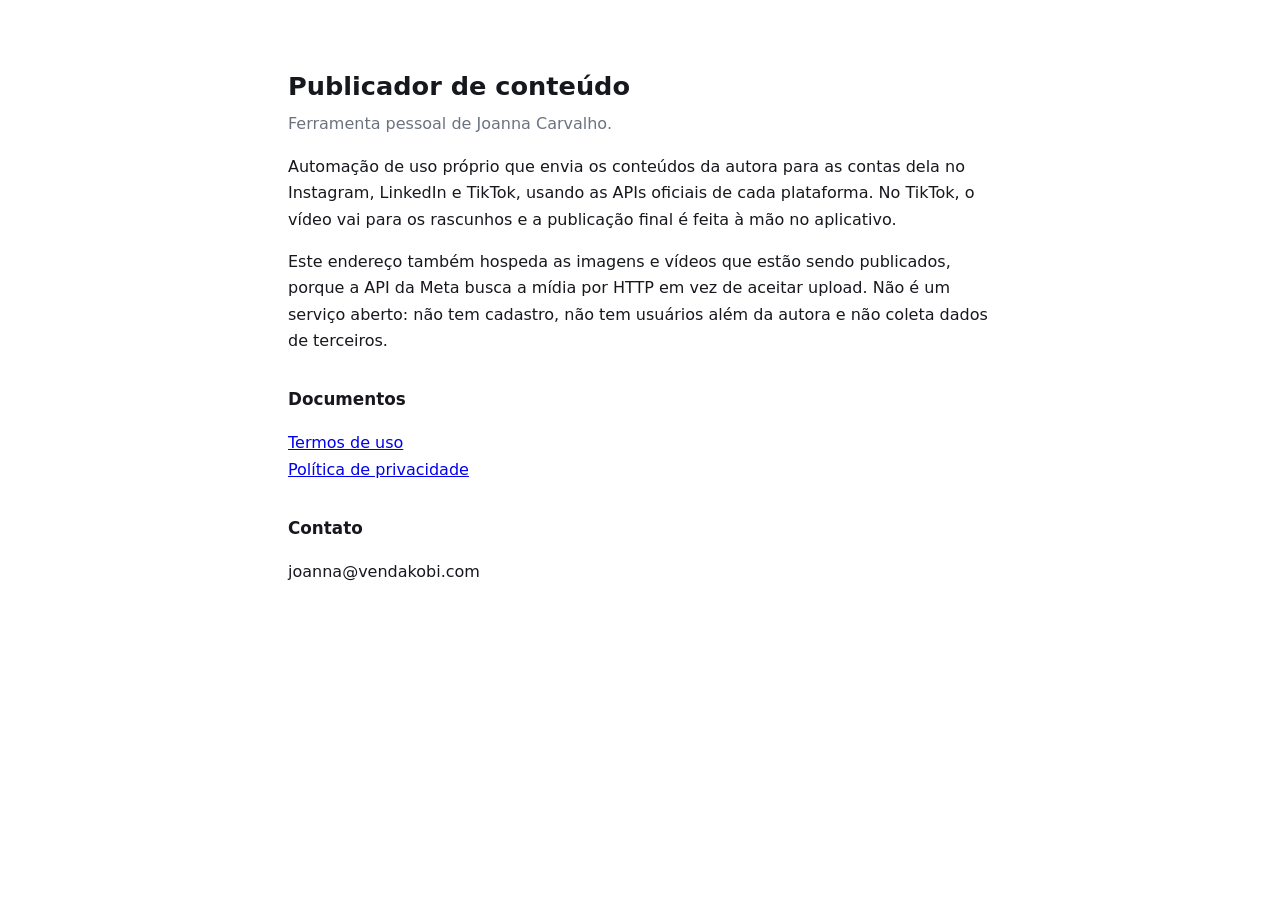
<file: index.html>
<!doctype html>
<html lang="pt-BR">
<head>
<meta charset="utf-8">
<meta name="viewport" content="width=device-width, initial-scale=1">
<title>Publicador de conteúdo</title>
<link rel="stylesheet" href="estilo.css">
</head>
<body>
<h1>Publicador de conteúdo</h1>
<p class="data">Ferramenta pessoal de Joanna Carvalho.</p>

<p>Automação de uso próprio que envia os conteúdos da autora para as contas dela no Instagram, LinkedIn e TikTok, usando as APIs oficiais de cada plataforma. No TikTok, o vídeo vai para os rascunhos e a publicação final é feita à mão no aplicativo.</p>

<p>Este endereço também hospeda as imagens e vídeos que estão sendo publicados, porque a API da Meta busca a mídia por HTTP em vez de aceitar upload. Não é um serviço aberto: não tem cadastro, não tem usuários além da autora e não coleta dados de terceiros.</p>

<h2>Documentos</h2>
<p><a href="termos.html">Termos de uso</a><br>
<a href="privacidade.html">Política de privacidade</a></p>

<h2>Contato</h2>
<p>joanna@vendakobi.com</p>
</body>
</html>
</file>
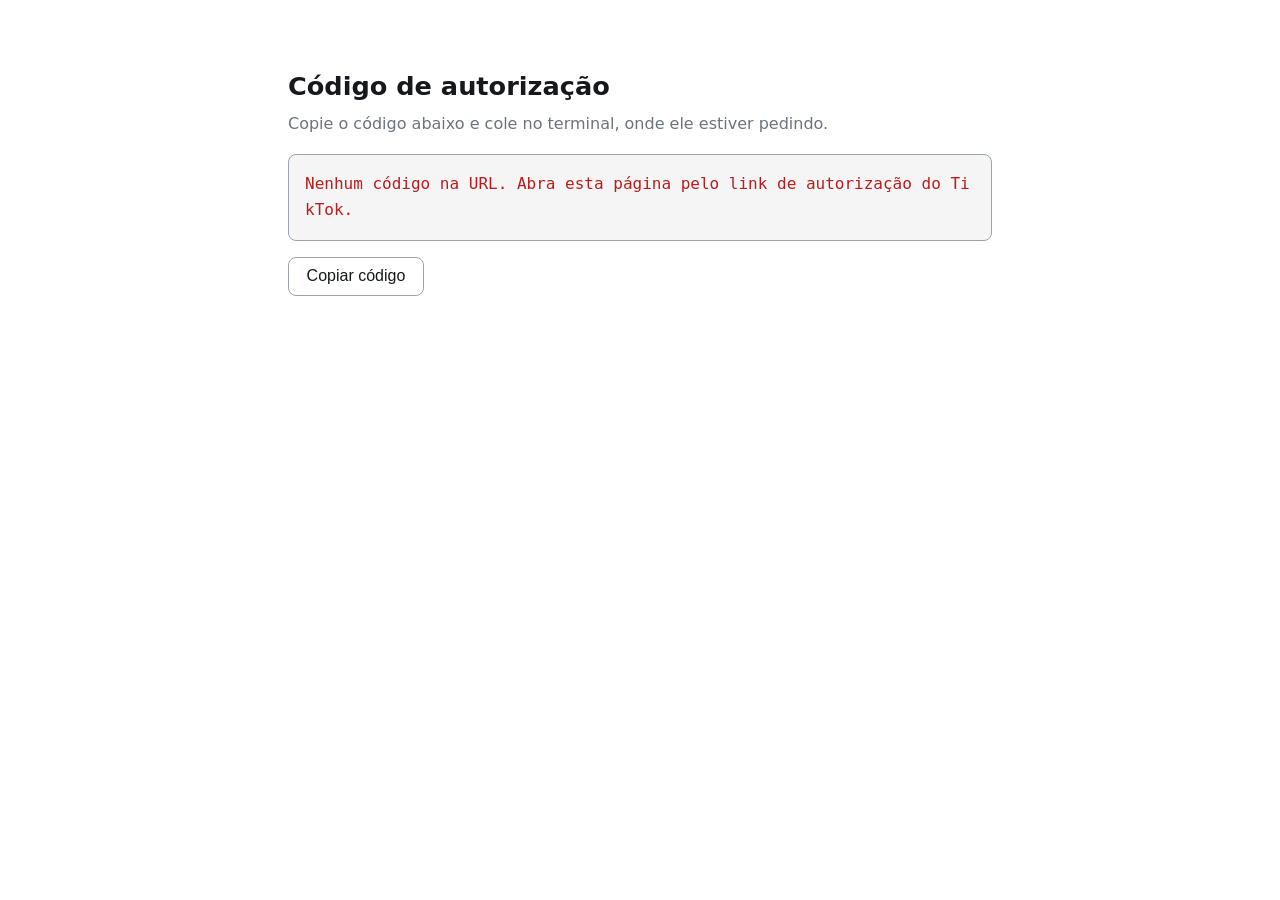
<file: oauth.html>
<!doctype html>
<html lang="pt-BR">
<head>
<meta charset="utf-8">
<meta name="viewport" content="width=device-width, initial-scale=1">
<title>Código de autorização</title>
<link rel="stylesheet" href="estilo.css">
<style>
  #codigo {
    font-family: ui-monospace, SFMono-Regular, Menlo, monospace;
    font-size: 1rem; word-break: break-all; padding: 1rem;
    border: 1px solid #9ca3af; border-radius: 8px; background: rgba(127,127,127,.08);
  }
  button { margin-top: 1rem; padding: .6rem 1.1rem; font-size: 1rem; border-radius: 8px;
           border: 1px solid #9ca3af; background: transparent; color: inherit; cursor: pointer; }
  .erro { color: #b91c1c; }
</style>
</head>
<body>
<h1>Código de autorização</h1>
<p class="data">Copie o código abaixo e cole no terminal, onde ele estiver pedindo.</p>
<div id="codigo">lendo...</div>
<button id="copiar">Copiar código</button>
<script>
  const p = new URLSearchParams(location.search);
  const code = p.get("code"), erro = p.get("error");
  const alvo = document.getElementById("codigo");
  if (code) {
    alvo.textContent = code;
  } else {
    alvo.className = "erro";
    alvo.textContent = erro
      ? "A autorização foi recusada: " + erro
      : "Nenhum código na URL. Abra esta página pelo link de autorização do TikTok.";
  }
  document.getElementById("copiar").onclick = () => {
    if (code) navigator.clipboard.writeText(code).then(() => {
      document.getElementById("copiar").textContent = "copiado";
    });
  };
</script>
</body>
</html>
</file>
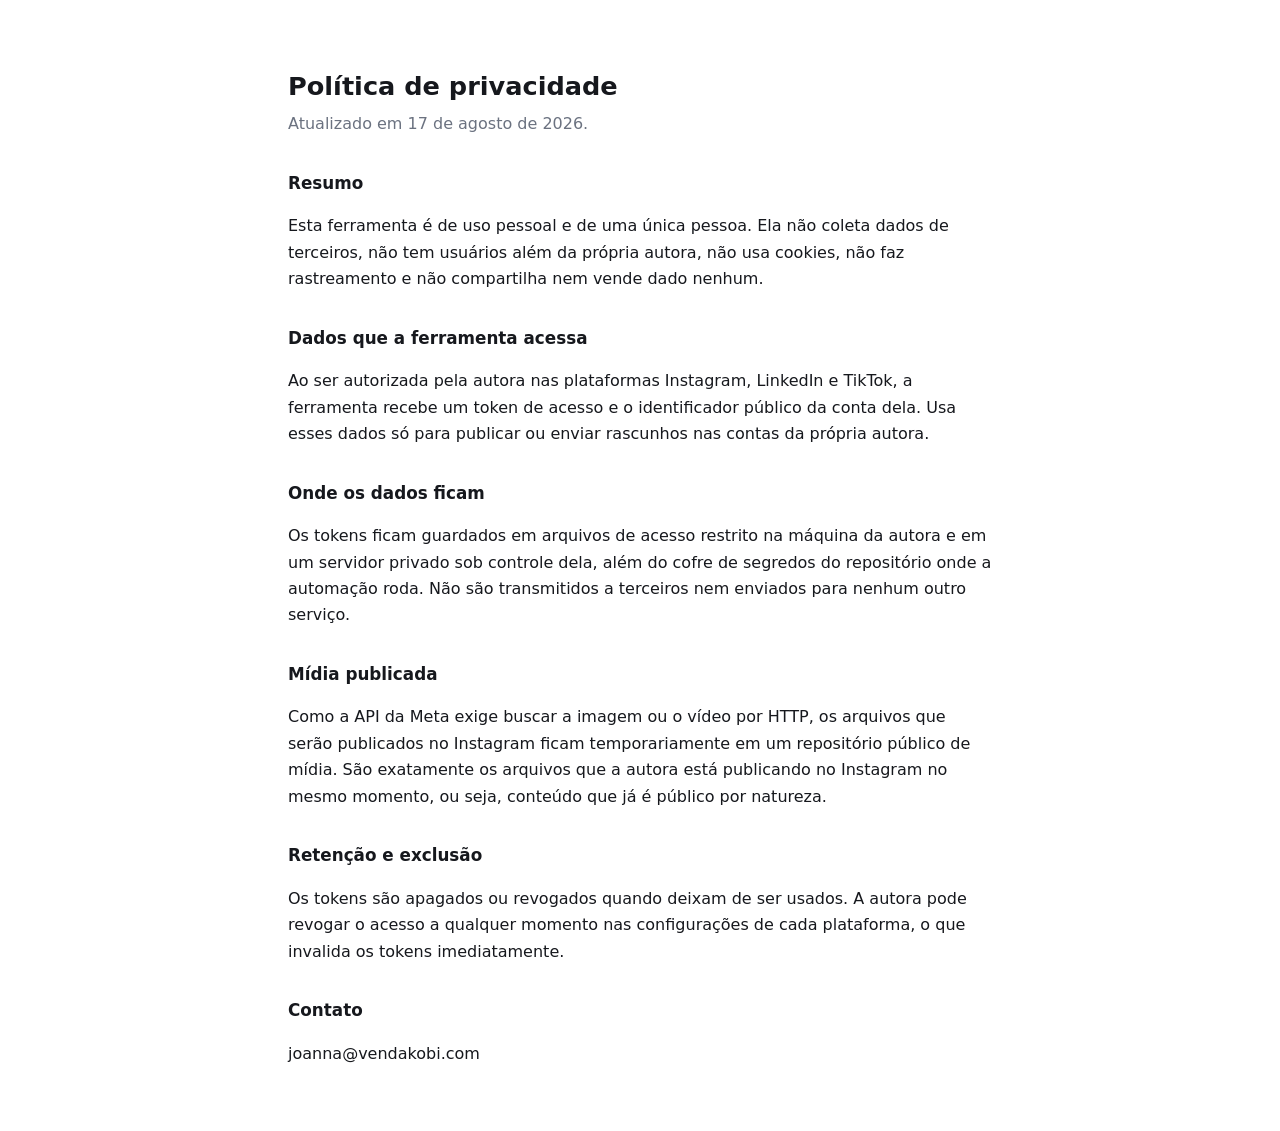
<file: privacidade.html>
<!doctype html>
<html lang="pt-BR">
<head>
<meta charset="utf-8">
<meta name="viewport" content="width=device-width, initial-scale=1">
<title>Política de privacidade</title>
<link rel="stylesheet" href="estilo.css">
</head>
<body>
<h1>Política de privacidade</h1>
<p class="data">Atualizado em 17 de agosto de 2026.</p>

<h2>Resumo</h2>
<p>Esta ferramenta é de uso pessoal e de uma única pessoa. Ela não coleta dados de terceiros, não tem usuários além da própria autora, não usa cookies, não faz rastreamento e não compartilha nem vende dado nenhum.</p>

<h2>Dados que a ferramenta acessa</h2>
<p>Ao ser autorizada pela autora nas plataformas Instagram, LinkedIn e TikTok, a ferramenta recebe um token de acesso e o identificador público da conta dela. Usa esses dados só para publicar ou enviar rascunhos nas contas da própria autora.</p>

<h2>Onde os dados ficam</h2>
<p>Os tokens ficam guardados em arquivos de acesso restrito na máquina da autora e em um servidor privado sob controle dela, além do cofre de segredos do repositório onde a automação roda. Não são transmitidos a terceiros nem enviados para nenhum outro serviço.</p>

<h2>Mídia publicada</h2>
<p>Como a API da Meta exige buscar a imagem ou o vídeo por HTTP, os arquivos que serão publicados no Instagram ficam temporariamente em um repositório público de mídia. São exatamente os arquivos que a autora está publicando no Instagram no mesmo momento, ou seja, conteúdo que já é público por natureza.</p>

<h2>Retenção e exclusão</h2>
<p>Os tokens são apagados ou revogados quando deixam de ser usados. A autora pode revogar o acesso a qualquer momento nas configurações de cada plataforma, o que invalida os tokens imediatamente.</p>

<h2>Contato</h2>
<p>joanna@vendakobi.com</p>
</body>
</html>
</file>
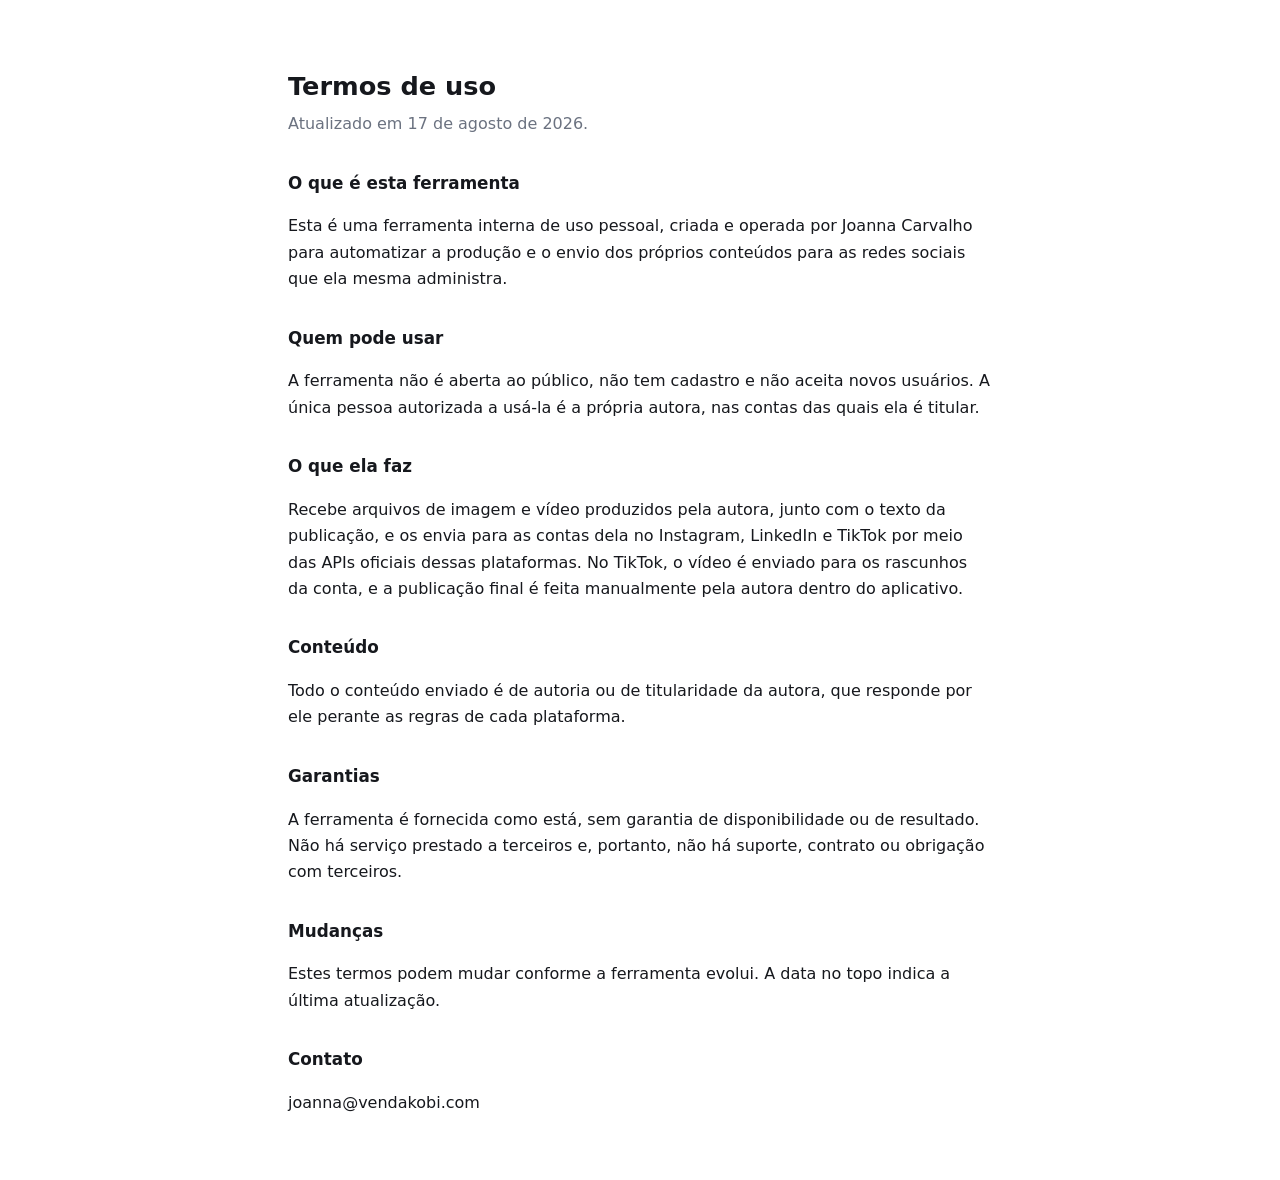
<file: termos.html>
<!doctype html>
<html lang="pt-BR">
<head>
<meta charset="utf-8">
<meta name="viewport" content="width=device-width, initial-scale=1">
<title>Termos de uso</title>
<link rel="stylesheet" href="estilo.css">
</head>
<body>
<h1>Termos de uso</h1>
<p class="data">Atualizado em 17 de agosto de 2026.</p>

<h2>O que é esta ferramenta</h2>
<p>Esta é uma ferramenta interna de uso pessoal, criada e operada por Joanna Carvalho para automatizar a produção e o envio dos próprios conteúdos para as redes sociais que ela mesma administra.</p>

<h2>Quem pode usar</h2>
<p>A ferramenta não é aberta ao público, não tem cadastro e não aceita novos usuários. A única pessoa autorizada a usá-la é a própria autora, nas contas das quais ela é titular.</p>

<h2>O que ela faz</h2>
<p>Recebe arquivos de imagem e vídeo produzidos pela autora, junto com o texto da publicação, e os envia para as contas dela no Instagram, LinkedIn e TikTok por meio das APIs oficiais dessas plataformas. No TikTok, o vídeo é enviado para os rascunhos da conta, e a publicação final é feita manualmente pela autora dentro do aplicativo.</p>

<h2>Conteúdo</h2>
<p>Todo o conteúdo enviado é de autoria ou de titularidade da autora, que responde por ele perante as regras de cada plataforma.</p>

<h2>Garantias</h2>
<p>A ferramenta é fornecida como está, sem garantia de disponibilidade ou de resultado. Não há serviço prestado a terceiros e, portanto, não há suporte, contrato ou obrigação com terceiros.</p>

<h2>Mudanças</h2>
<p>Estes termos podem mudar conforme a ferramenta evolui. A data no topo indica a última atualização.</p>

<h2>Contato</h2>
<p>joanna@vendakobi.com</p>
</body>
</html>
</file>
<file: estilo.css>
:root { color-scheme: light dark; }
body {
  margin: 0 auto; padding: 3rem 1.25rem; max-width: 44rem;
  font: 16px/1.65 -apple-system, BlinkMacSystemFont, "Segoe UI", system-ui, sans-serif;
  background: #fff; color: #16181d;
}
@media (prefers-color-scheme: dark) { body { background: #101115; color: #e6e7ea; } }
h1 { font-size: 1.6rem; margin-bottom: .25rem; }
p.data { color: #6b7280; margin-top: 0; }
h2 { font-size: 1.05rem; margin-top: 2rem; }
</file>
